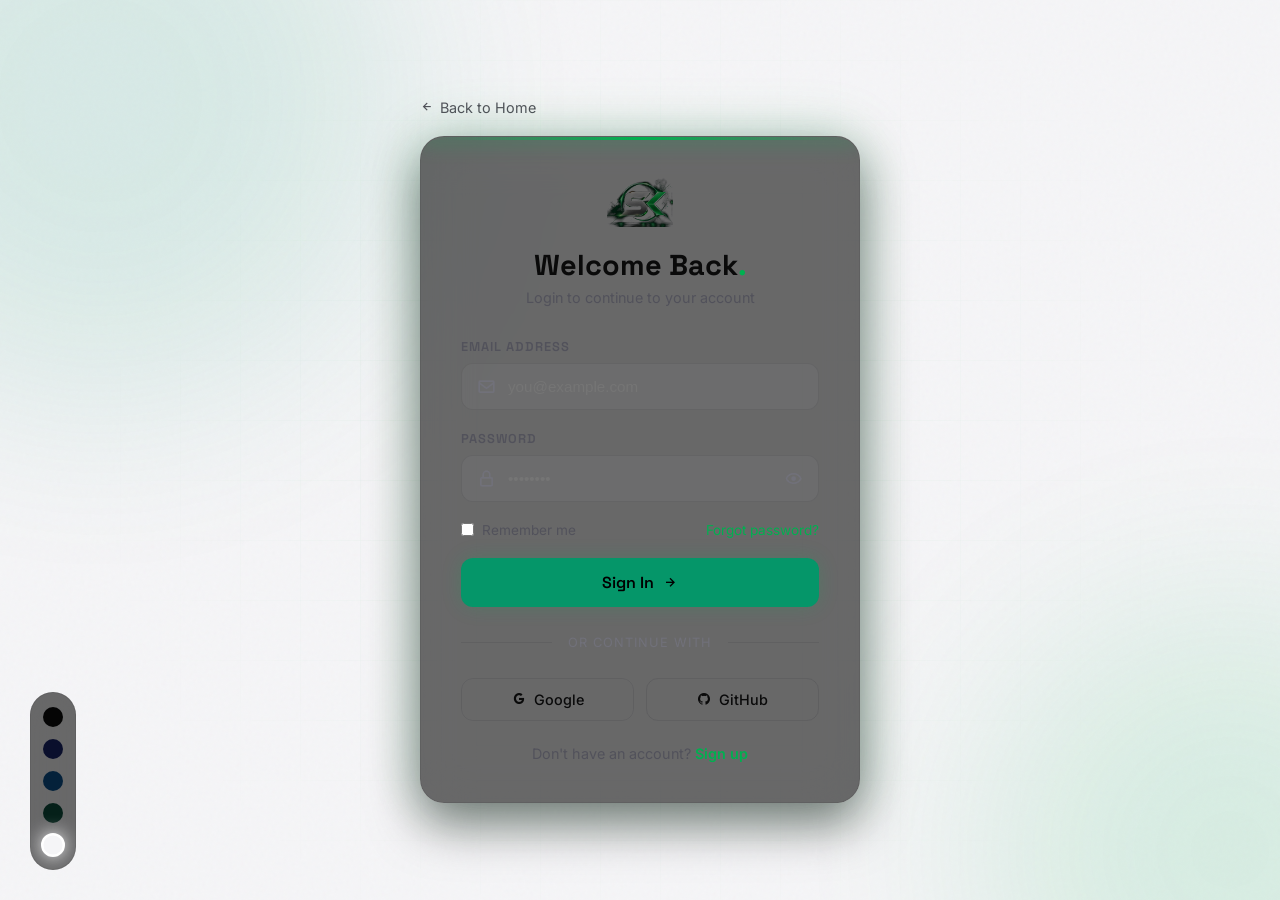
<file: login.html>
<!DOCTYPE html>
<html lang="en">
<head>
  <meta charset="UTF-8">
  <meta name="viewport" content="width=device-width, initial-scale=1.0">
  <title>Login | Sanjay Kumar</title>
  
  <!-- Fonts & Icons -->
  <link rel="preconnect" href="https://fonts.googleapis.com">
  <link rel="preconnect" href="https://fonts.gstatic.com" crossorigin>
  <link href="https://fonts.googleapis.com/css2?family=Inter:wght@300;400;500;600;700&family=Space+Grotesk:wght@400;500;600;700&family=JetBrains+Mono:wght@400;500;700&display=swap" rel="stylesheet">
  <link href="https://cdn.jsdelivr.net/npm/boxicons@2.1.4/css/boxicons.min.css" rel="stylesheet">

  <link rel="stylesheet" href="css/auth.css">
  <link rel="icon" href="images/monogram.png" type="image/png">
</head>
<body data-theme="dark">

  <!-- Background -->
  <div class="bg-aurora">
    <div class="aurora-blob aurora-1"></div>
    <div class="aurora-blob aurora-2"></div>
  </div>
  <div class="bg-grid-overlay"></div>
  <div class="bg-noise"></div>

  <!-- Theme Dock -->
  <div class="theme-dock" id="themeDock">
    <button class="theme-swatch active" data-theme="dark" style="--swatch:#050505" title="Dark"></button>
    <button class="theme-swatch" data-theme="midnight" style="--swatch:#0a0f2c" title="Midnight"></button>
    <button class="theme-swatch" data-theme="ocean" style="--swatch:#04213a" title="Ocean"></button>
    <button class="theme-swatch" data-theme="forest" style="--swatch:#052019" title="Forest"></button>
    <button class="theme-swatch" data-theme="light" style="--swatch:#f5f5f7" title="Light"></button>
  </div>

  <main class="auth-container">
    
    <!-- Back Button -->
    <a href="index.html" class="back-btn">
      <i class='bx bx-left-arrow-alt'></i> Back to Home
    </a>

    <div class="auth-card">
      
      <!-- Logo -->
      <div class="auth-logo">
        <img src="images/monogram.png" alt="SK Monogram">
        <h2>Welcome Back<span class="logo-dot">.</span></h2>
        <p>Login to continue to your account</p>
      </div>

      <!-- Form -->
      <form class="auth-form" id="loginForm">
        <div class="form-group">
          <label for="email">Email Address</label>
          <div class="input-wrap">
            <i class='bx bx-envelope'></i>
            <input type="email" id="email" placeholder="you@example.com" required>
          </div>
        </div>

        <div class="form-group">
          <label for="password">Password</label>
          <div class="input-wrap">
            <i class='bx bx-lock-alt'></i>
            <input type="password" id="password" placeholder="••••••••" required>
            <i class='bx bx-show toggle-pass' id="togglePass"></i>
          </div>
        </div>

        <div class="form-options">
          <label class="remember">
            <input type="checkbox"> Remember me
          </label>
          <a href="#" class="forgot">Forgot password?</a>
        </div>

        <button type="submit" class="btn btn-primary btn-full">
          Sign In <i class='bx bx-right-arrow-alt'></i>
        </button>
      </form>

      <!-- Divider -->
      <div class="divider">
        <span>Or continue with</span>
      </div>

      <!-- Social Login -->
      <div class="social-login">
  <a href="https://portfolio-backend-1-sjxf.onrender.com/api/auth/google" class="btn-social" style="text-decoration: none;">
    <i class='bx bxl-google'></i> Google
  </a>
  <a href="https://portfolio-backend-1-sjxf.onrender.com/api/auth/github" class="btn-social" style="text-decoration: none;">
    <i class='bx bxl-github'></i> GitHub
  </a>
</div>

      <!-- Footer -->
      <p class="auth-footer">
        Don't have an account? <a href="signup.html">Sign up</a>
      </p>

    </div>
  </main>

  <script src="js/auth.js"></script>
</body>
</html>
</file>
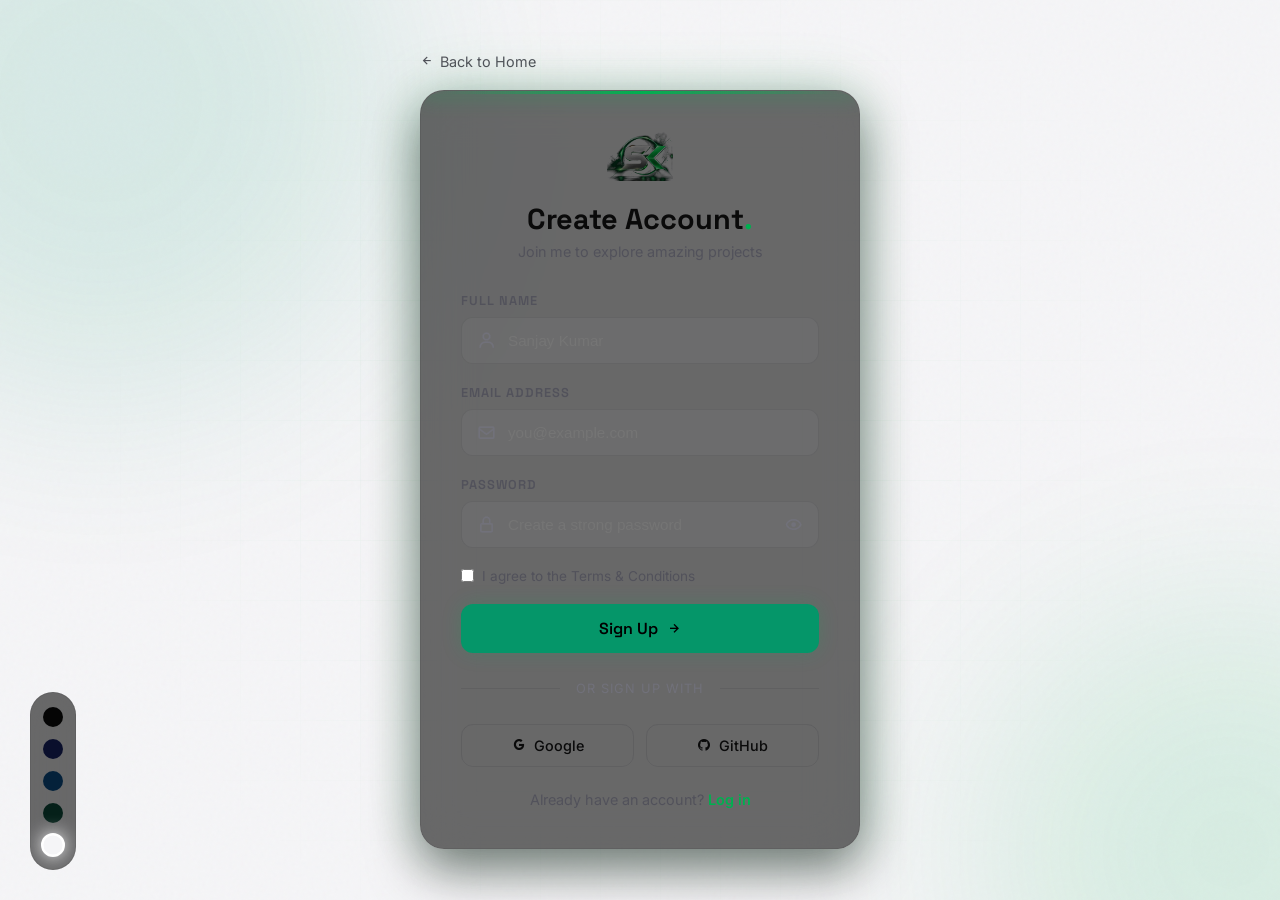
<file: signup.html>
<!DOCTYPE html>
<html lang="en">
<head>
  <meta charset="UTF-8">
  <meta name="viewport" content="width=device-width, initial-scale=1.0">
  <title>Sign Up | Sanjay Kumar</title>
  
  <!-- Fonts & Icons -->
  <link rel="preconnect" href="https://fonts.googleapis.com">
  <link rel="preconnect" href="https://fonts.gstatic.com" crossorigin>
  <link href="https://fonts.googleapis.com/css2?family=Inter:wght@300;400;500;600;700&family=Space+Grotesk:wght@400;500;600;700&family=JetBrains+Mono:wght@400;500;700&display=swap" rel="stylesheet">
  <link href="https://cdn.jsdelivr.net/npm/boxicons@2.1.4/css/boxicons.min.css" rel="stylesheet">

  <link rel="stylesheet" href="css/auth.css">
  <link rel="icon" href="images/monogram.png" type="image/png">
</head>
<body data-theme="dark">

  <!-- Background -->
  <div class="bg-aurora">
    <div class="aurora-blob aurora-1"></div>
    <div class="aurora-blob aurora-2"></div>
  </div>
  <div class="bg-grid-overlay"></div>
  <div class="bg-noise"></div>

  <!-- Theme Dock -->
  <div class="theme-dock" id="themeDock">
    <button class="theme-swatch active" data-theme="dark" style="--swatch:#050505" title="Dark"></button>
    <button class="theme-swatch" data-theme="midnight" style="--swatch:#0a0f2c" title="Midnight"></button>
    <button class="theme-swatch" data-theme="ocean" style="--swatch:#04213a" title="Ocean"></button>
    <button class="theme-swatch" data-theme="forest" style="--swatch:#052019" title="Forest"></button>
    <button class="theme-swatch" data-theme="light" style="--swatch:#f5f5f7" title="Light"></button>
  </div>

  <main class="auth-container">
    
    <!-- Back Button -->
    <a href="index.html" class="back-btn">
      <i class='bx bx-left-arrow-alt'></i> Back to Home
    </a>

    <div class="auth-card">
      
      <!-- Logo -->
      <div class="auth-logo">
        <img src="images/monogram.png" alt="SK Monogram">
        <h2>Create Account<span class="logo-dot">.</span></h2>
        <p>Join me to explore amazing projects</p>
      </div>

      <!-- Sign Up Form -->
      <form class="auth-form" id="signupForm">
        
        <div class="form-group">
          <label for="fullname">Full Name</label>
          <div class="input-wrap">
            <i class='bx bx-user'></i>
            <input type="text" id="fullname" placeholder="Sanjay Kumar" required>
          </div>
        </div>

        <div class="form-group">
          <label for="email">Email Address</label>
          <div class="input-wrap">
            <i class='bx bx-envelope'></i>
            <input type="email" id="email" placeholder="you@example.com" required>
          </div>
        </div>

        <div class="form-group">
          <label for="password">Password</label>
          <div class="input-wrap">
            <i class='bx bx-lock-alt'></i>
            <input type="password" id="password" placeholder="Create a strong password" required>
            <i class='bx bx-show toggle-pass' id="togglePass"></i>
          </div>
        </div>

        <div class="form-options">
          <label class="remember">
            <input type="checkbox" required> I agree to the Terms & Conditions
          </label>
        </div>

        <button type="submit" class="btn btn-primary btn-full">
          Sign Up <i class='bx bx-right-arrow-alt'></i>
        </button>
      </form>

      <!-- Divider -->
      <div class="divider">
        <span>Or sign up with</span>
      </div>

      <!-- Social Login -->
      <div class="social-login">
  <a href="https://portfolio-backend-1-sjxf.onrender.com/api/auth/google" class="btn-social" style="text-decoration: none;">
    <i class='bx bxl-google'></i> Google
  </a>
  <a href="https://portfolio-backend-1-sjxf.onrender.com/api/auth/github" class="btn-social" style="text-decoration: none;">
    <i class='bx bxl-github'></i> GitHub
  </a>
</div>

      <!-- Footer -->
      <p class="auth-footer">
        Already have an account? <a href="login.html">Log in</a>
      </p>

    </div>
  </main>

  <!-- Script -->
  <script src="js/auth.js"></script>
</body>
</html>
</file>
<file: css/auth.css>
/* =========================================
   AUTHENTICATION PAGES (Login/Signup)
   ========================================= */

:root {
  --bg-base: #050505;
  --bg-elevated: #0a0a0a;
  --bg-surface: rgba(10, 10, 10, 0.6);
  --text-main: #ffffff;
  --text-muted: #a1a1aa;
  --text-dim: #71717a;
  --accent: #00b050;
  --accent-light: #00ff88;
  --accent-glow: rgba(0, 255, 136, 0.25);
  --border-color: rgba(255, 255, 255, 0.08);
  --border-strong: rgba(255, 255, 255, 0.14);
  --border-hover: rgba(0, 255, 136, 0.5);
  --font-heading: 'Space Grotesk', sans-serif;
  --font-body: 'Inter', sans-serif;
  --font-mono: 'JetBrains Mono', monospace;
  --radius-md: 12px;
  --radius-lg: 16px;
  --radius-xl: 24px;
  --shadow-lg: 0 20px 50px rgba(0, 0, 0, 0.5);
  --transition: all 0.4s cubic-bezier(0.25, 1, 0.5, 1);
}

/* Themes */
body[data-theme="midnight"] {
  --bg-base: #0a0f2c;
  --bg-elevated: #0f1538;
  --accent: #6366f1;
  --accent-light: #818cf8;
  --accent-glow: rgba(129, 140, 248, 0.3);
  --border-hover: rgba(129, 140, 248, 0.5);
}
body[data-theme="ocean"] {
  --bg-base: #04213a;
  --bg-elevated: #052a48;
  --accent: #0ea5e9;
  --accent-light: #38bdf8;
  --accent-glow: rgba(56, 189, 248, 0.3);
  --border-hover: rgba(56, 189, 248, 0.5);
}
body[data-theme="forest"] {
  --bg-base: #052019;
  --bg-elevated: #082a20;
  --accent: #10b981;
  --accent-light: #34d399;
  --accent-glow: rgba(52, 211, 153, 0.3);
  --border-hover: rgba(52, 211, 153, 0.5);
}
body[data-theme="light"] {
  --bg-base: #f5f5f7;
  --bg-elevated: #ffffff;
  --text-main: #0a0a0a;
  --text-muted: #52525b;
  --accent: #059669;
  --accent-light: #00b050;
  --accent-glow: rgba(0, 176, 80, 0.2);
  --border-color: rgba(0, 0, 0, 0.08);
  --border-strong: rgba(0, 0, 0, 0.14);
  --border-hover: rgba(0, 176, 80, 0.5);
}

/* Reset */
*, *::before, *::after { margin: 0; padding: 0; box-sizing: border-box; }
body {
  background-color: var(--bg-base);
  color: var(--text-main);
  font-family: var(--font-body);
  min-height: 100vh;
  display: flex;
  align-items: center;
  justify-content: center;
  padding: 24px;
  overflow-x: hidden;
  position: relative;
  transition: background-color 0.5s ease, color 0.5s ease;
}

/* Backgrounds */
.bg-aurora { position: fixed; inset: 0; z-index: -3; pointer-events: none; overflow: hidden; }
.aurora-blob { position: absolute; border-radius: 50%; filter: blur(100px); opacity: 0.12; animation: auroraFloat 20s infinite ease-in-out; }
.aurora-1 { width: 600px; height: 600px; background: var(--accent); top: -200px; left: -200px; }
.aurora-2 { width: 500px; height: 500px; background: var(--accent-light); bottom: -200px; right: -200px; animation-delay: 7s; }
.bg-grid-overlay {
  position: fixed; inset: 0; z-index: -2; pointer-events: none;
  background-image: linear-gradient(var(--accent-glow) 1px, transparent 1px), linear-gradient(90deg, var(--accent-glow) 1px, transparent 1px);
  background-size: 60px 60px; opacity: 0.15;
  mask-image: radial-gradient(circle at 50% 50%, black 20%, transparent 75%);
  -webkit-mask-image: radial-gradient(circle at 50% 50%, black 20%, transparent 75%);
}
.bg-noise {
  position: fixed; inset: 0; z-index: -1; pointer-events: none; opacity: 0.03;
  background-image: url("data:image/svg+xml,%3Csvg viewBox='0 0 256 256' xmlns='http://www.w3.org/2000/svg'%3E%3Cfilter id='n'%3E%3CfeTurbulence type='fractalNoise' baseFrequency='0.9'/%3E%3C/filter%3E%3Crect width='100%25' height='100%25' filter='url(%23n)'/%3E%3C/svg%3E");
}

/* Theme Dock */
.theme-dock {
  position: fixed; bottom: 30px; left: 30px; display: flex; flex-direction: column; gap: 12px;
  padding: 14px 12px; background: rgba(10, 10, 10, 0.6); backdrop-filter: blur(20px);
  border: 1px solid var(--border-color); border-radius: 50px; z-index: 900;
}
.theme-swatch {
  width: 20px; height: 20px; border-radius: 50%; background: var(--swatch);
  border: 2px solid transparent; cursor: pointer; transition: var(--transition);
}
.theme-swatch.active { border-color: #fff; transform: scale(1.2); box-shadow: 0 0 15px var(--swatch); }

/* Auth Container */
.auth-container { width: 100%; max-width: 440px; position: relative; z-index: 1; }

.back-btn {
  display: inline-flex; align-items: center; gap: 6px; color: var(--text-muted);
  font-size: 0.9rem; text-decoration: none; margin-bottom: 20px; transition: var(--transition);
}
.back-btn:hover { color: var(--accent-light); transform: translateX(-4px); }

/* Auth Card */
.auth-card {
  background: var(--bg-surface); backdrop-filter: blur(24px); -webkit-backdrop-filter: blur(24px);
  border: 1px solid var(--border-color); border-radius: var(--radius-xl);
  padding: 40px; position: relative; overflow: hidden;
  box-shadow: var(--shadow-lg), 0 0 60px var(--accent-glow);
  animation: slideUp 0.6s cubic-bezier(0.25, 1, 0.5, 1) forwards;
}
.auth-card::before {
  content: ''; position: absolute; top: 0; left: 0; right: 0; height: 3px;
  background: linear-gradient(90deg, transparent, var(--accent-light), transparent);
  box-shadow: 0 0 20px var(--accent-light);
}

/* Logo */
.auth-logo { text-align: center; margin-bottom: 32px; }
.auth-logo img { height: 50px; margin: 0 auto 16px; mix-blend-mode: screen; }
body[data-theme="light"] .auth-logo img { mix-blend-mode: multiply; }
.auth-logo h2 { font-family: var(--font-heading); font-size: 1.8rem; font-weight: 700; }
.auth-logo h2 .logo-dot { color: var(--accent-light); }
.auth-logo p { color: var(--text-muted); font-size: 0.9rem; margin-top: 6px; }

/* Form */
.auth-form { display: flex; flex-direction: column; gap: 20px; }
.form-group { display: flex; flex-direction: column; gap: 8px; }
.form-group label { font-family: var(--font-heading); font-size: 0.8rem; font-weight: 600; color: var(--text-muted); text-transform: uppercase; letter-spacing: 1px; }

.input-wrap { position: relative; display: flex; align-items: center; }
.input-wrap i:first-child { position: absolute; left: 16px; color: var(--text-dim); font-size: 1.2rem; }
.input-wrap input {
  width: 100%; padding: 14px 16px 14px 46px; background: rgba(255, 255, 255, 0.03);
  border: 1px solid var(--border-color); border-radius: var(--radius-md);
  color: var(--text-main); font-size: 0.95rem; transition: var(--transition);
}
.input-wrap input:focus { border-color: var(--accent-light); outline: none; background: var(--accent-glow); }
.toggle-pass { position: absolute; right: 16px; color: var(--text-dim); cursor: pointer; font-size: 1.2rem; }
.toggle-pass:hover { color: var(--accent-light); }

/* Options */
.form-options { display: flex; justify-content: space-between; align-items: center; font-size: 0.85rem; }
.remember { display: flex; align-items: center; gap: 8px; color: var(--text-muted); cursor: pointer; }
.remember input { accent-color: var(--accent); }
.forgot { color: var(--accent-light); text-decoration: none; transition: var(--transition); }
.forgot:hover { text-decoration: underline; }

/* Buttons */
.btn-full { width: 100%; padding: 14px; font-family: var(--font-heading); font-weight: 600; font-size: 1rem; border-radius: var(--radius-md); border: none; cursor: pointer; transition: var(--transition); }
.btn-primary { background: var(--accent); color: #000; box-shadow: 0 0 20px var(--accent-glow); display: flex; justify-content: center; align-items: center; gap: 8px; }
.btn-primary:hover { background: var(--accent-light); transform: translateY(-2px); box-shadow: 0 8px 25px var(--accent-glow); }

/* Divider */
.divider { display: flex; align-items: center; text-align: center; margin: 28px 0; color: var(--text-dim); font-size: 0.8rem; }
.divider::before, .divider::after { content: ''; flex: 1; border-bottom: 1px solid var(--border-color); }
.divider span { padding: 0 16px; text-transform: uppercase; letter-spacing: 1px; }

/* Social Login */
.social-login { display: grid; grid-template-columns: 1fr 1fr; gap: 12px; }
.btn-social {
  display: flex; justify-content: center; align-items: center; gap: 8px; padding: 12px;
  background: transparent; border: 1px solid var(--border-color); border-radius: var(--radius-md);
  color: var(--text-main); font-family: var(--font-body); font-size: 0.9rem; font-weight: 500;
  cursor: pointer; transition: var(--transition);
}
.btn-social:hover { background: rgba(255, 255, 255, 0.05); border-color: var(--border-hover); }

/* Footer */
.auth-footer { text-align: center; margin-top: 24px; color: var(--text-muted); font-size: 0.9rem; }
.auth-footer a { color: var(--accent-light); text-decoration: none; font-weight: 600; }
.auth-footer a:hover { text-decoration: underline; }

/* Animations */
@keyframes slideUp { from { opacity: 0; transform: translateY(30px); } to { opacity: 1; transform: translateY(0); } }
@keyframes auroraFloat { 0%, 100% { transform: translate(0, 0) scale(1); } 33% { transform: translate(50px, -50px) scale(1.1); } 66% { transform: translate(-50px, 50px) scale(0.9); } }

/* Mobile */
@media (max-width: 480px) {
  .auth-card { padding: 32px 24px; }
  .auth-logo h2 { font-size: 1.5rem; }
  .social-login { grid-template-columns: 1fr; }
}
</file>
